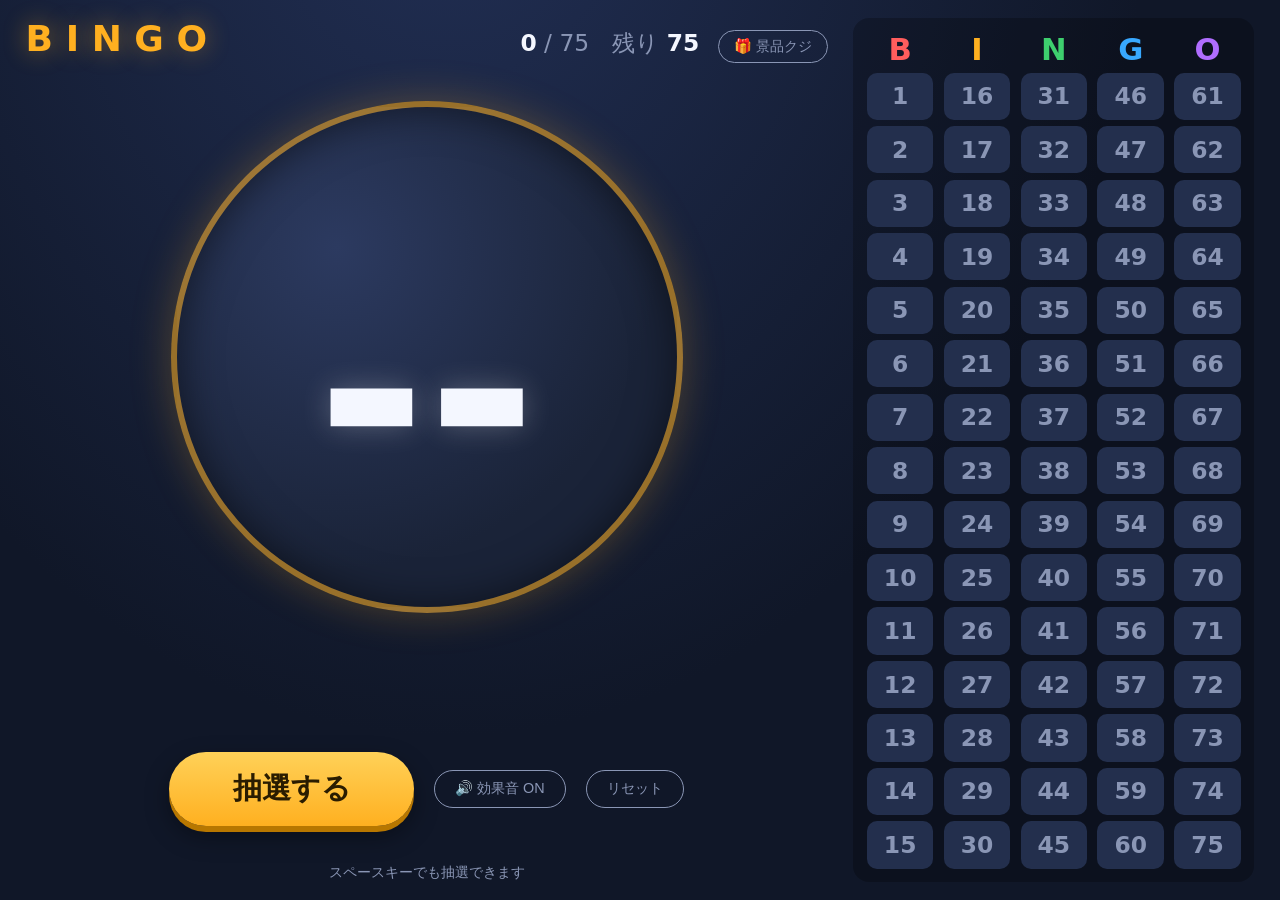
<file: index.html>
<!DOCTYPE html>
<html lang="ja">
<head>
  <meta charset="UTF-8">
  <meta name="viewport" content="width=device-width, initial-scale=1.0, viewport-fit=cover">
  <title>ビンゴ抽選マシン</title>
  <link rel="stylesheet" href="style.css">
</head>
<body>
  <main class="stage">
    <section class="main-panel">
      <header class="header">
        <h1 class="title">BINGO</h1>
        <div class="header-right">
          <div class="counter">
            <span id="drawn-count">0</span> / 75　残り <span id="remaining-count">75</span>
          </div>
          <a class="page-nav" href="lottery/index.html">🎁 景品クジ</a>
        </div>
      </header>

      <div class="drum" id="drum">
        <span class="drum-letter" id="drum-letter">&nbsp;</span>
        <span class="drum-number" id="drum-number">--</span>
      </div>
      <div class="recent" id="recent" aria-label="直近の番号"></div>
      <div class="controls">
        <button type="button" class="draw-button" id="draw-button">抽選する</button>
        <button type="button" class="sound-button" id="sound-button" aria-pressed="true">🔊 効果音 ON</button>
        <button type="button" class="reset-button" id="reset-button">リセット</button>
      </div>
      <p class="hint">スペースキーでも抽選できます</p>
    </section>

    <aside class="board" id="board" aria-label="抽選済み番号ボード"></aside>
  </main>

  <script src="sound-data.js"></script>
  <script src="app.js"></script>
</body>
</html>
</file>
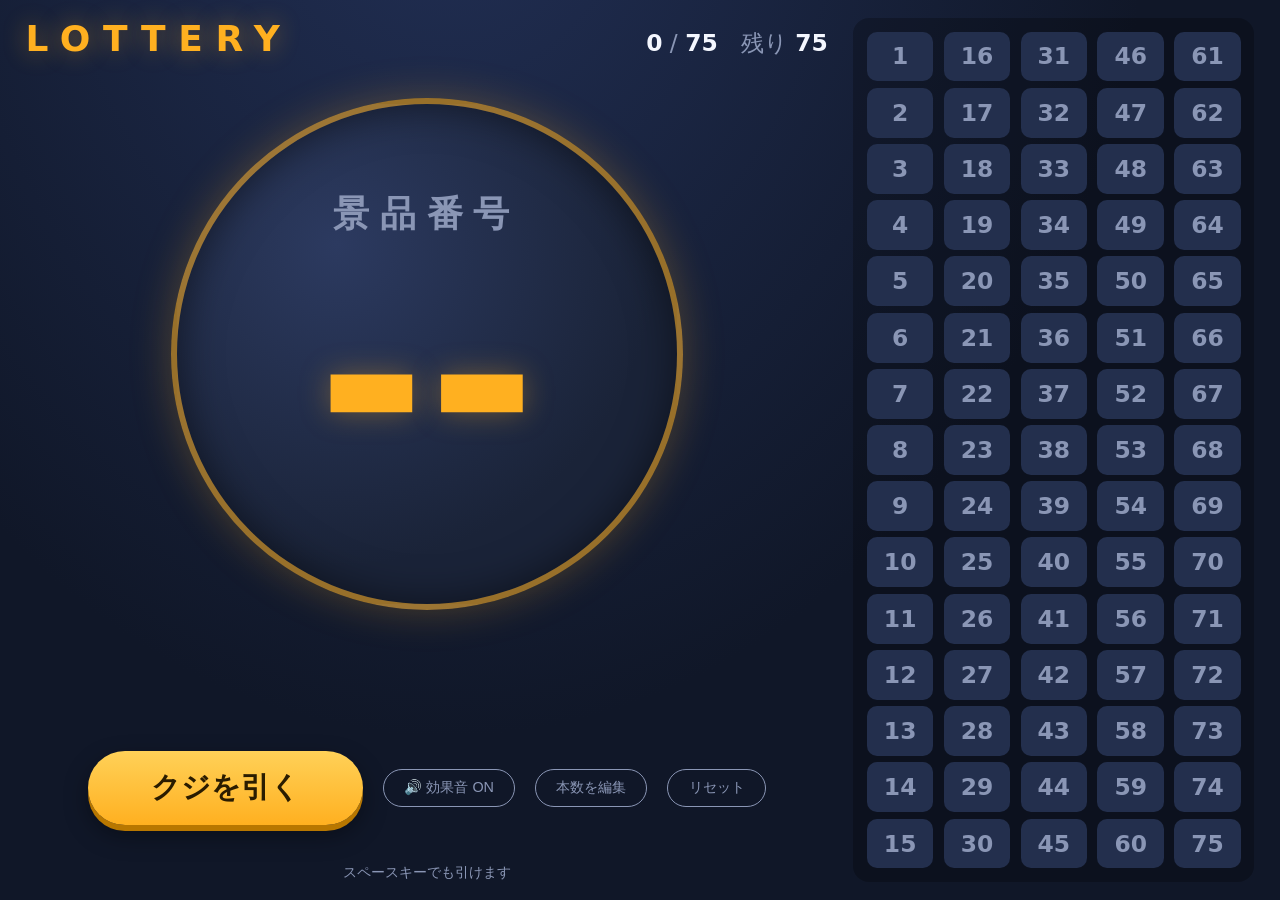
<file: lottery/index.html>
<!DOCTYPE html>
<html lang="ja">
<head>
  <meta charset="UTF-8">
  <meta name="viewport" content="width=device-width, initial-scale=1.0, viewport-fit=cover">
  <title>景品クジ</title>
  <link rel="stylesheet" href="style.css">
</head>
<body>
  <main class="stage">
    <section class="main-panel">
      <header class="header">
        <h1 class="title">LOTTERY</h1>
        <div class="counter">
          <span id="drawn-count">0</span> / <span id="max-count">75</span>　残り <span id="remaining-count">75</span>
        </div>
      </header>

      <div class="drum" id="drum">
        <span class="drum-caption">景品番号</span>
        <span class="drum-number" id="drum-number">--</span>
      </div>
      <div class="recent" id="recent" aria-label="直近の景品番号"></div>
      <div class="controls">
        <button type="button" class="draw-button" id="draw-button">クジを引く</button>
        <button type="button" class="sound-button" id="sound-button" aria-pressed="true">🔊 効果音 ON</button>
        <button type="button" class="edit-button" id="edit-button">本数を編集</button>
        <button type="button" class="reset-button" id="reset-button">リセット</button>
      </div>
      <p class="hint">スペースキーでも引けます</p>
    </section>

    <aside class="board" id="board" aria-label="抽選済み景品番号ボード"></aside>
  </main>

  <dialog id="edit-dialog" class="edit-dialog">
    <form id="edit-form">
      <h2 class="edit-title">クジの本数を編集</h2>
      <p class="edit-help">景品番号は 1 から始まる連番になります（1〜999 本）。</p>
      <input type="number" id="edit-input" min="1" max="999" step="1" inputmode="numeric" required>
      <p class="edit-help">本数を減らした場合、範囲外の番号の当選履歴は消えます。</p>
      <div class="edit-actions">
        <button type="button" class="edit-cancel" id="edit-cancel">キャンセル</button>
        <button type="submit" class="edit-save" id="edit-save">保存</button>
      </div>
    </form>
  </dialog>

  <script src="app.js"></script>
</body>
</html>
</file>
<file: style.css>
:root {
  --bg: #101728;
  --bg-panel: #1a2338;
  --text: #f4f7ff;
  --text-dim: #8a96b5;
  --accent: #ffb020;
  --accent-strong: #ff5d5d;
  --cell: #232f4d;
  --cell-hit: #ffb020;
  --cell-hit-text: #2a1c00;
  --letter-b: #ff5d5d;
  --letter-i: #ffb020;
  --letter-n: #3ecf6e;
  --letter-g: #38a8ff;
  --letter-o: #b06dff;
  /* 抽選ドラムの直径: 高さ・横幅の小さい方に合わせる */
  --drum-size: min(58vh, 40vw);
}

* {
  margin: 0;
  padding: 0;
  box-sizing: border-box;
}

html, body {
  height: 100%;
}

body {
  background: radial-gradient(ellipse at 35% -20%, #223056 0%, var(--bg) 60%);
  color: var(--text);
  font-family: "Hiragino Sans", "Noto Sans JP", system-ui, sans-serif;
}

/* ---- 2:1 の左右分割 ---- */

.stage {
  height: 100vh;
  /* モバイルブラウザのアドレスバーを除いた実表示域に合わせる */
  height: 100dvh;
  display: grid;
  grid-template-columns: 2fr 1fr;
  gap: 2vw;
  padding: 2vh 2vw;
  /* ノッチ・ホームバー領域を避ける */
  padding: calc(2vh + env(safe-area-inset-top)) calc(2vw + env(safe-area-inset-right)) calc(2vh + env(safe-area-inset-bottom)) calc(2vw + env(safe-area-inset-left));
}

button,
.page-nav {
  touch-action: manipulation;
  -webkit-tap-highlight-color: transparent;
}

.main-panel {
  min-width: 0;
  display: flex;
  flex-direction: column;
  align-items: center;
  justify-content: space-between;
  gap: 1.5vh;
}

.header {
  width: 100%;
  display: flex;
  align-items: baseline;
  justify-content: space-between;
}

.title {
  font-size: clamp(28px, 4vh, 52px);
  letter-spacing: 0.35em;
  color: var(--accent);
  text-shadow: 0 0 24px rgba(255, 176, 32, 0.45);
}

.header-right {
  display: flex;
  align-items: baseline;
  gap: clamp(12px, 1.5vw, 24px);
}

.counter {
  font-size: clamp(16px, 2.6vh, 30px);
  color: var(--text-dim);
  font-variant-numeric: tabular-nums;
}

.page-nav {
  font-size: clamp(12px, 1.6vh, 16px);
  padding: 0.4em 1em;
  border-radius: 999px;
  border: 1px solid var(--text-dim);
  color: var(--text-dim);
  text-decoration: none;
  white-space: nowrap;
}

.page-nav:hover {
  color: var(--accent);
  border-color: var(--accent);
}

.counter span {
  color: var(--text);
  font-weight: 700;
}

/* ---- 抽選ドラム ---- */

.drum {
  width: var(--drum-size);
  height: var(--drum-size);
  border-radius: 50%;
  background: radial-gradient(circle at 32% 28%, #2c3a60 0%, var(--bg-panel) 65%);
  border: 6px solid rgba(255, 176, 32, 0.55);
  box-shadow:
    0 0 40px rgba(255, 176, 32, 0.25),
    inset 0 0 40px rgba(0, 0, 0, 0.5);
  display: flex;
  flex-direction: column;
  align-items: center;
  justify-content: center;
}

.drum.spinning {
  animation: drum-glow 0.4s ease-in-out infinite alternate;
}

.drum.settled {
  animation: drum-pop 0.45s ease-out;
}

@keyframes drum-glow {
  from { box-shadow: 0 0 30px rgba(255, 176, 32, 0.2), inset 0 0 40px rgba(0, 0, 0, 0.5); }
  to   { box-shadow: 0 0 70px rgba(255, 176, 32, 0.6), inset 0 0 40px rgba(0, 0, 0, 0.5); }
}

@keyframes drum-pop {
  0%   { transform: scale(0.92); }
  55%  { transform: scale(1.06); }
  100% { transform: scale(1); }
}

.drum-letter {
  font-size: calc(var(--drum-size) * 0.14);
  font-weight: 800;
  line-height: 1;
}

.drum-number {
  font-size: calc(var(--drum-size) * 0.52);
  font-weight: 800;
  line-height: 1.05;
  font-variant-numeric: tabular-nums;
  text-shadow: 0 0 30px rgba(255, 255, 255, 0.25);
}

.letter-B { color: var(--letter-b); }
.letter-I { color: var(--letter-i); }
.letter-N { color: var(--letter-n); }
.letter-G { color: var(--letter-g); }
.letter-O { color: var(--letter-o); }

/* ---- 直近の番号 ---- */

.recent {
  display: flex;
  gap: 12px;
  min-height: clamp(40px, 7vh, 64px);
  align-items: center;
}

.recent-chip {
  min-width: clamp(40px, 7vh, 64px);
  height: clamp(40px, 7vh, 64px);
  padding: 0 10px;
  border-radius: 999px;
  background: var(--bg-panel);
  border: 2px solid var(--text-dim);
  color: var(--text);
  display: flex;
  align-items: center;
  justify-content: center;
  font-size: clamp(18px, 3.4vh, 32px);
  font-weight: 700;
  font-variant-numeric: tabular-nums;
}

.recent-chip.latest {
  border-color: var(--accent);
  color: var(--accent);
  box-shadow: 0 0 16px rgba(255, 176, 32, 0.5);
}

/* ---- 操作 ---- */

.controls {
  display: flex;
  align-items: center;
  gap: 20px;
}

.draw-button {
  font-size: clamp(22px, 3.2vh, 34px);
  font-weight: 800;
  padding: 0.6em 2.2em;
  border: none;
  border-radius: 999px;
  cursor: pointer;
  color: #2a1c00;
  background: linear-gradient(180deg, #ffd158 0%, var(--accent) 100%);
  box-shadow: 0 6px 0 #b87700, 0 10px 24px rgba(0, 0, 0, 0.4);
  transition: transform 0.08s ease, box-shadow 0.08s ease;
}

.draw-button:hover:not(:disabled) {
  filter: brightness(1.06);
}

.draw-button:active:not(:disabled) {
  transform: translateY(4px);
  box-shadow: 0 2px 0 #b87700, 0 6px 16px rgba(0, 0, 0, 0.4);
}

.draw-button:disabled {
  cursor: default;
  filter: grayscale(0.6) brightness(0.7);
  box-shadow: 0 6px 0 #555, 0 10px 24px rgba(0, 0, 0, 0.3);
}

.reset-button,
.sound-button {
  font-size: clamp(13px, 1.6vh, 17px);
  padding: 0.6em 1.4em;
  border-radius: 999px;
  border: 1px solid var(--text-dim);
  background: transparent;
  color: var(--text-dim);
  cursor: pointer;
}

.sound-button:hover {
  color: var(--text);
  border-color: var(--text);
}

.sound-button[aria-pressed="false"] {
  opacity: 0.6;
}

.reset-button:hover {
  color: var(--accent-strong);
  border-color: var(--accent-strong);
}

.hint {
  color: var(--text-dim);
  font-size: clamp(12px, 1.5vh, 16px);
}

/* ---- 履歴ボード（縦型: B〜O の5列 × 15行） ---- */

.board {
  min-width: 0;
  display: grid;
  grid-template-columns: repeat(5, minmax(0, 1fr));
  gap: clamp(6px, 0.8vw, 12px);
  background: rgba(0, 0, 0, 0.25);
  border-radius: 16px;
  padding: clamp(10px, 1.5vh, 20px);
}

.board-col {
  min-width: 0;
  display: grid;
  grid-template-rows: auto repeat(15, minmax(0, 1fr));
  gap: clamp(4px, 0.7vh, 8px);
}

.board-letter {
  font-size: clamp(18px, 3.4vh, 40px);
  font-weight: 800;
  display: flex;
  align-items: center;
  justify-content: center;
}

.board-cell {
  min-height: 0;
  border-radius: 10px;
  background: var(--cell);
  color: var(--text-dim);
  display: flex;
  align-items: center;
  justify-content: center;
  font-size: clamp(13px, 2.6vh, 30px);
  font-weight: 700;
  font-variant-numeric: tabular-nums;
  transition: background 0.25s ease, color 0.25s ease;
}

.board-cell.hit {
  background: var(--cell-hit);
  color: var(--cell-hit-text);
}

.board-cell.latest {
  animation: cell-pulse 1s ease-in-out infinite;
  outline: 3px solid #fff;
  outline-offset: -1px;
}

@keyframes cell-pulse {
  0%, 100% { transform: scale(1); }
  50%      { transform: scale(1.08); }
}

/* ---- 狭い画面では縦積みにフォールバック ---- */

@media (max-width: 900px) {
  :root {
    --drum-size: min(38vh, 70vw);
  }
  .stage {
    height: auto;
    min-height: 100vh;
    min-height: 100dvh;
    grid-template-columns: 1fr;
    gap: 3vh;
  }
  .recent {
    flex-wrap: wrap;
    justify-content: center;
    row-gap: 8px;
  }
  .controls {
    flex-wrap: wrap;
    justify-content: center;
  }
  .board-col {
    grid-template-rows: auto;
    grid-auto-rows: minmax(32px, auto);
  }
}

/* ---- スマホ幅 ---- */

@media (max-width: 600px) {
  :root {
    --drum-size: min(34vh, 78vw);
  }
  .stage {
    gap: 20px;
  }
  .main-panel {
    gap: 14px;
  }
  .header {
    flex-wrap: wrap;
    row-gap: 8px;
  }
  .header-right {
    width: 100%;
    justify-content: space-between;
  }
  .controls {
    width: 100%;
    gap: 10px 12px;
  }
  .draw-button {
    /* 主ボタンは1行占有して押しやすく */
    flex-basis: 100%;
    padding: 0.6em 0;
  }
  .reset-button,
  .sound-button {
    font-size: 14px;
    min-height: 44px;
    padding: 0.6em 1.2em;
  }
  .board {
    gap: 5px;
    padding: 10px;
  }
  .board-col {
    grid-auto-rows: minmax(30px, auto);
    gap: 4px;
  }
}

/* タッチ端末にキーボード操作のヒントは不要 */
@media (hover: none) and (pointer: coarse) {
  .hint {
    display: none;
  }
}
</file>
<file: lottery/style.css>
:root {
  --bg: #101728;
  --bg-panel: #1a2338;
  --text: #f4f7ff;
  --text-dim: #8a96b5;
  --accent: #ffb020;
  --accent-strong: #ff5d5d;
  --cell: #232f4d;
  --cell-hit: #ffb020;
  --cell-hit-text: #2a1c00;
  /* 抽選ドラムの直径: 高さ・横幅の小さい方に合わせる */
  --drum-size: min(58vh, 40vw);
}

* {
  margin: 0;
  padding: 0;
  box-sizing: border-box;
}

html, body {
  height: 100%;
}

body {
  background: radial-gradient(ellipse at 35% -20%, #223056 0%, var(--bg) 60%);
  color: var(--text);
  font-family: "Hiragino Sans", "Noto Sans JP", system-ui, sans-serif;
}

/* ---- 2:1 の左右分割 ---- */

.stage {
  height: 100vh;
  /* モバイルブラウザのアドレスバーを除いた実表示域に合わせる */
  height: 100dvh;
  display: grid;
  grid-template-columns: 2fr 1fr;
  gap: 2vw;
  padding: 2vh 2vw;
  /* ノッチ・ホームバー領域を避ける */
  padding: calc(2vh + env(safe-area-inset-top)) calc(2vw + env(safe-area-inset-right)) calc(2vh + env(safe-area-inset-bottom)) calc(2vw + env(safe-area-inset-left));
}

button {
  touch-action: manipulation;
  -webkit-tap-highlight-color: transparent;
}

.main-panel {
  min-width: 0;
  display: flex;
  flex-direction: column;
  align-items: center;
  justify-content: space-between;
  gap: 1.5vh;
}

.header {
  width: 100%;
  display: flex;
  align-items: baseline;
  justify-content: space-between;
}

.title {
  font-size: clamp(28px, 4vh, 52px);
  letter-spacing: 0.35em;
  color: var(--accent);
  text-shadow: 0 0 24px rgba(255, 176, 32, 0.45);
}

.counter {
  font-size: clamp(16px, 2.6vh, 30px);
  color: var(--text-dim);
  font-variant-numeric: tabular-nums;
}

.counter span {
  color: var(--text);
  font-weight: 700;
}

/* ---- 抽選ドラム ---- */

.drum {
  width: var(--drum-size);
  height: var(--drum-size);
  border-radius: 50%;
  background: radial-gradient(circle at 32% 28%, #2c3a60 0%, var(--bg-panel) 65%);
  border: 6px solid rgba(255, 176, 32, 0.55);
  box-shadow:
    0 0 40px rgba(255, 176, 32, 0.25),
    inset 0 0 40px rgba(0, 0, 0, 0.5);
  display: flex;
  flex-direction: column;
  align-items: center;
  justify-content: center;
}

.drum.spinning {
  animation: drum-glow 0.4s ease-in-out infinite alternate;
}

.drum.settled {
  animation: drum-pop 0.45s ease-out;
}

@keyframes drum-glow {
  from { box-shadow: 0 0 30px rgba(255, 176, 32, 0.2), inset 0 0 40px rgba(0, 0, 0, 0.5); }
  to   { box-shadow: 0 0 70px rgba(255, 176, 32, 0.6), inset 0 0 40px rgba(0, 0, 0, 0.5); }
}

@keyframes drum-pop {
  0%   { transform: scale(0.92); }
  55%  { transform: scale(1.06); }
  100% { transform: scale(1); }
}

.drum-caption {
  font-size: calc(var(--drum-size) * 0.07);
  font-weight: 700;
  color: var(--text-dim);
  letter-spacing: 0.3em;
}

.drum-number {
  font-size: calc(var(--drum-size) * 0.52);
  font-weight: 800;
  line-height: 1.05;
  font-variant-numeric: tabular-nums;
  color: var(--accent);
  text-shadow: 0 0 30px rgba(255, 176, 32, 0.35);
}

/* ---- 直近の番号 ---- */

.recent {
  display: flex;
  gap: 12px;
  min-height: clamp(40px, 7vh, 64px);
  align-items: center;
}

.recent-chip {
  min-width: clamp(40px, 7vh, 64px);
  height: clamp(40px, 7vh, 64px);
  padding: 0 10px;
  border-radius: 999px;
  background: var(--bg-panel);
  border: 2px solid var(--text-dim);
  color: var(--text);
  display: flex;
  align-items: center;
  justify-content: center;
  font-size: clamp(18px, 3.4vh, 32px);
  font-weight: 700;
  font-variant-numeric: tabular-nums;
}

.recent-chip.latest {
  border-color: var(--accent);
  color: var(--accent);
  box-shadow: 0 0 16px rgba(255, 176, 32, 0.5);
}

/* ---- 操作 ---- */

.controls {
  display: flex;
  align-items: center;
  gap: 20px;
}

.draw-button {
  font-size: clamp(22px, 3.2vh, 34px);
  font-weight: 800;
  padding: 0.6em 2.2em;
  border: none;
  border-radius: 999px;
  cursor: pointer;
  color: #2a1c00;
  background: linear-gradient(180deg, #ffd158 0%, var(--accent) 100%);
  box-shadow: 0 6px 0 #b87700, 0 10px 24px rgba(0, 0, 0, 0.4);
  transition: transform 0.08s ease, box-shadow 0.08s ease;
}

.draw-button:hover:not(:disabled) {
  filter: brightness(1.06);
}

.draw-button:active:not(:disabled) {
  transform: translateY(4px);
  box-shadow: 0 2px 0 #b87700, 0 6px 16px rgba(0, 0, 0, 0.4);
}

.draw-button:disabled {
  cursor: default;
  filter: grayscale(0.6) brightness(0.7);
  box-shadow: 0 6px 0 #555, 0 10px 24px rgba(0, 0, 0, 0.3);
}

.reset-button,
.sound-button,
.edit-button {
  font-size: clamp(13px, 1.6vh, 17px);
  padding: 0.6em 1.4em;
  border-radius: 999px;
  border: 1px solid var(--text-dim);
  background: transparent;
  color: var(--text-dim);
  cursor: pointer;
}

.sound-button:hover,
.edit-button:hover {
  color: var(--text);
  border-color: var(--text);
}

.sound-button[aria-pressed="false"] {
  opacity: 0.6;
}

.reset-button:hover {
  color: var(--accent-strong);
  border-color: var(--accent-strong);
}

.hint {
  color: var(--text-dim);
  font-size: clamp(12px, 1.5vh, 16px);
}

/* ---- 景品番号ボード（5列 × 可変行。行数は JS が --board-rows で指定） ---- */

.board {
  --board-rows: 15;
  min-width: 0;
  display: grid;
  grid-template-columns: repeat(5, minmax(0, 1fr));
  gap: clamp(6px, 0.8vw, 12px);
  background: rgba(0, 0, 0, 0.25);
  border-radius: 16px;
  padding: clamp(10px, 1.5vh, 20px);
  /* 本数が多いときは画面に収めず縦スクロール */
  max-height: calc(100vh - 4vh);
  overflow-y: auto;
}

/* 行数が多いボードはセルを潰さず最低高さを確保する */
.board-col > .board-cell {
  min-height: clamp(20px, 2.8vh, 34px);
}

.board-col {
  min-width: 0;
  display: grid;
  grid-template-rows: repeat(var(--board-rows), minmax(0, 1fr));
  gap: clamp(4px, 0.7vh, 8px);
  align-content: start;
}

.board-cell {
  min-height: 0;
  border-radius: 10px;
  background: var(--cell);
  color: var(--text-dim);
  display: flex;
  align-items: center;
  justify-content: center;
  font-size: clamp(13px, 2.6vh, 30px);
  font-weight: 700;
  font-variant-numeric: tabular-nums;
  transition: background 0.25s ease, color 0.25s ease;
}

.board-cell.hit {
  background: var(--cell-hit);
  color: var(--cell-hit-text);
}

.board-cell.latest {
  animation: cell-pulse 1s ease-in-out infinite;
  outline: 3px solid #fff;
  outline-offset: -1px;
}

@keyframes cell-pulse {
  0%, 100% { transform: scale(1); }
  50%      { transform: scale(1.08); }
}

/* ---- 本数編集ダイアログ ---- */

.edit-dialog {
  margin: auto;
  width: min(420px, 90vw);
  border: 1px solid var(--text-dim);
  border-radius: 16px;
  background: var(--bg-panel);
  color: var(--text);
  padding: 24px;
}

.edit-dialog::backdrop {
  background: rgba(0, 0, 0, 0.6);
}

.edit-dialog form {
  display: flex;
  flex-direction: column;
  gap: 12px;
}

.edit-title {
  font-size: 20px;
  color: var(--accent);
}

.edit-help {
  font-size: 13px;
  color: var(--text-dim);
}

.edit-dialog input {
  width: 100%;
  font: inherit;
  font-size: 20px;
  font-variant-numeric: tabular-nums;
  color: var(--text);
  background: var(--bg);
  border: 1px solid var(--text-dim);
  border-radius: 8px;
  padding: 10px 12px;
}

.edit-actions {
  display: flex;
  justify-content: flex-end;
  gap: 12px;
  margin-top: 4px;
}

.edit-actions button {
  font-size: 15px;
  padding: 0.5em 1.6em;
  border-radius: 999px;
  cursor: pointer;
}

.edit-cancel {
  border: 1px solid var(--text-dim);
  background: transparent;
  color: var(--text-dim);
}

.edit-cancel:hover {
  color: var(--text);
  border-color: var(--text);
}

.edit-save {
  border: none;
  font-weight: 700;
  color: #2a1c00;
  background: linear-gradient(180deg, #ffd158 0%, var(--accent) 100%);
}

.edit-save:hover {
  filter: brightness(1.06);
}

/* ---- 狭い画面では縦積みにフォールバック ---- */

@media (max-width: 900px) {
  :root {
    --drum-size: min(38vh, 70vw);
  }
  .stage {
    height: auto;
    min-height: 100vh;
    min-height: 100dvh;
    grid-template-columns: 1fr;
    gap: 3vh;
  }
  .recent {
    flex-wrap: wrap;
    justify-content: center;
    row-gap: 8px;
  }
  .controls {
    flex-wrap: wrap;
    justify-content: center;
  }
  .board {
    /* 縦積み時はボード内スクロールをやめてページスクロールに統一 */
    max-height: none;
    overflow-y: visible;
  }
  .board-col {
    grid-template-rows: none;
    grid-auto-rows: minmax(32px, auto);
  }
}

/* ---- スマホ幅 ---- */

@media (max-width: 600px) {
  :root {
    --drum-size: min(34vh, 78vw);
  }
  .stage {
    gap: 20px;
  }
  .main-panel {
    gap: 14px;
  }
  .header {
    flex-wrap: wrap;
    row-gap: 8px;
  }
  .controls {
    width: 100%;
    gap: 10px 12px;
  }
  .draw-button {
    /* 主ボタンは1行占有して押しやすく */
    flex-basis: 100%;
    padding: 0.6em 0;
  }
  .reset-button,
  .sound-button,
  .edit-button {
    font-size: 14px;
    min-height: 44px;
    padding: 0.6em 1.2em;
  }
  .board {
    gap: 5px;
    padding: 10px;
  }
  .board-col {
    grid-auto-rows: minmax(30px, auto);
    gap: 4px;
  }
  .edit-dialog {
    padding: 18px;
  }
}

/* タッチ端末にキーボード操作のヒントは不要 */
@media (hover: none) and (pointer: coarse) {
  .hint {
    display: none;
  }
}
</file>
